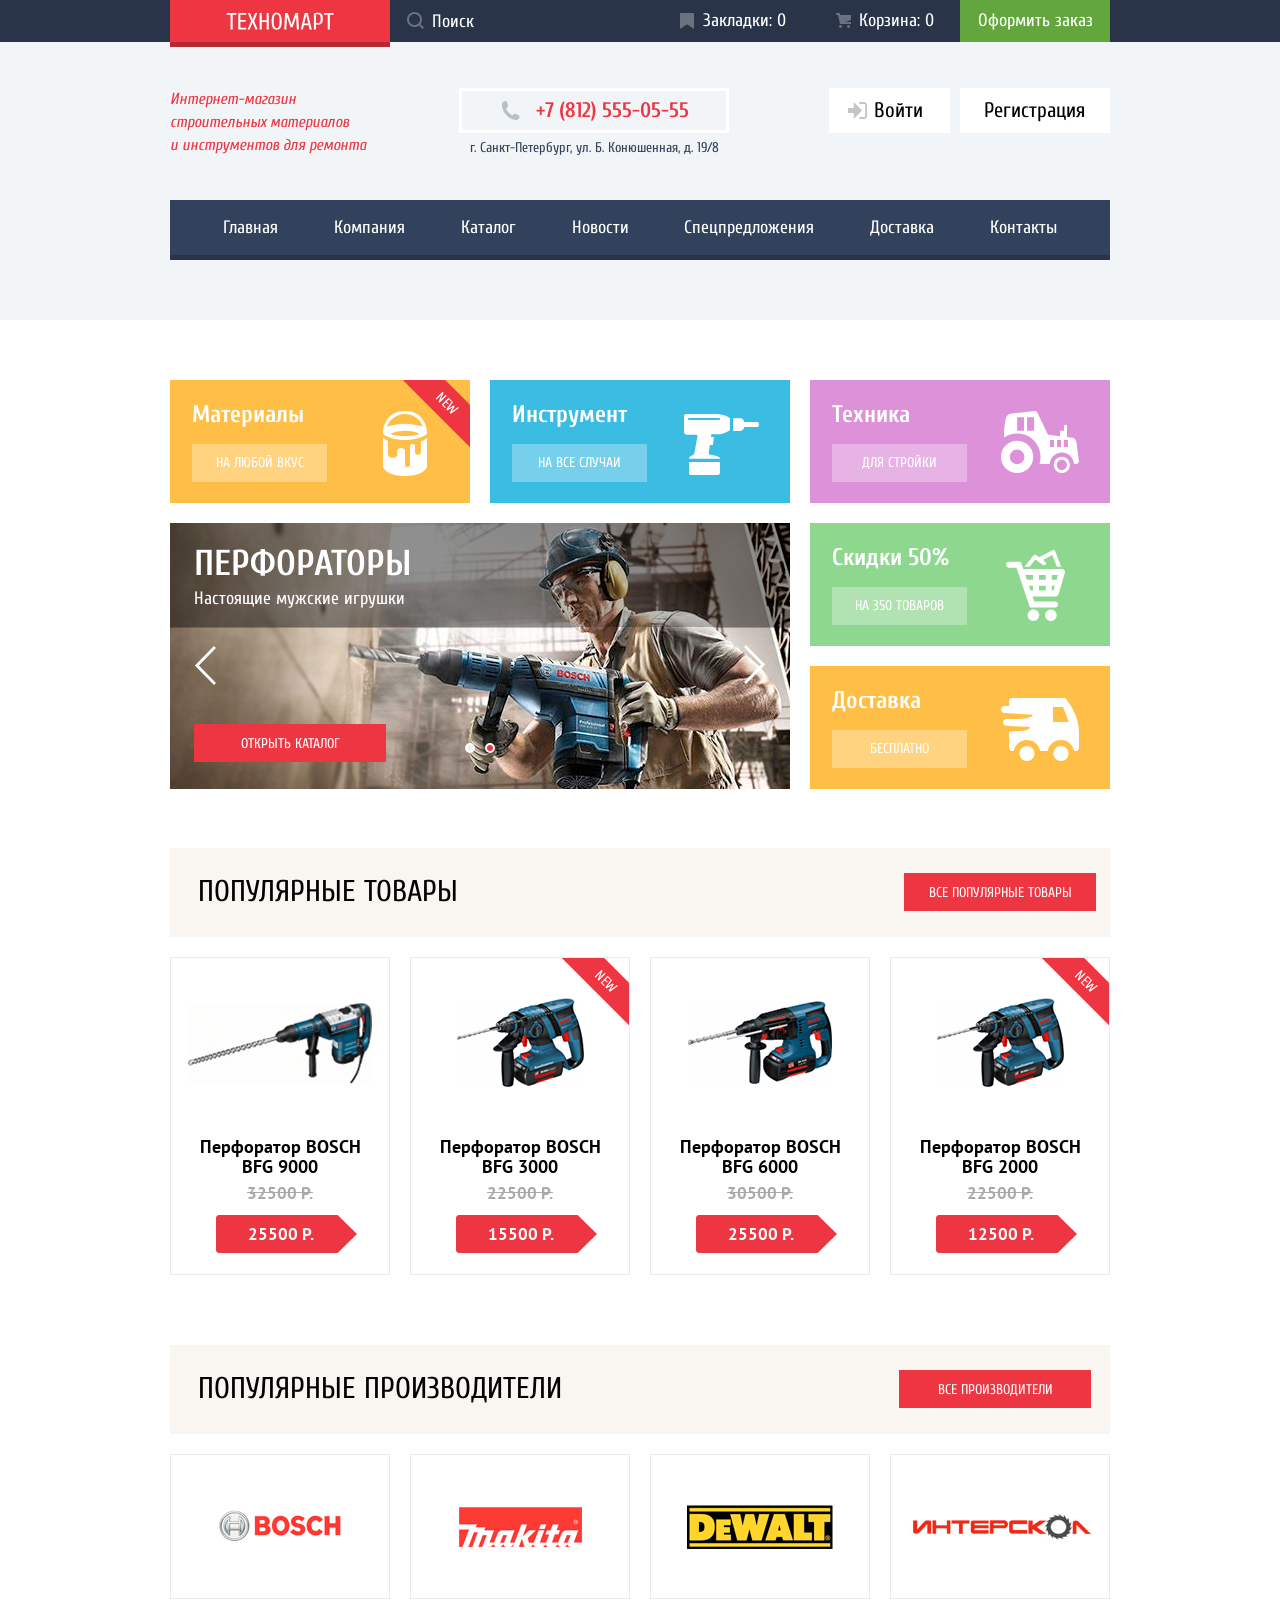
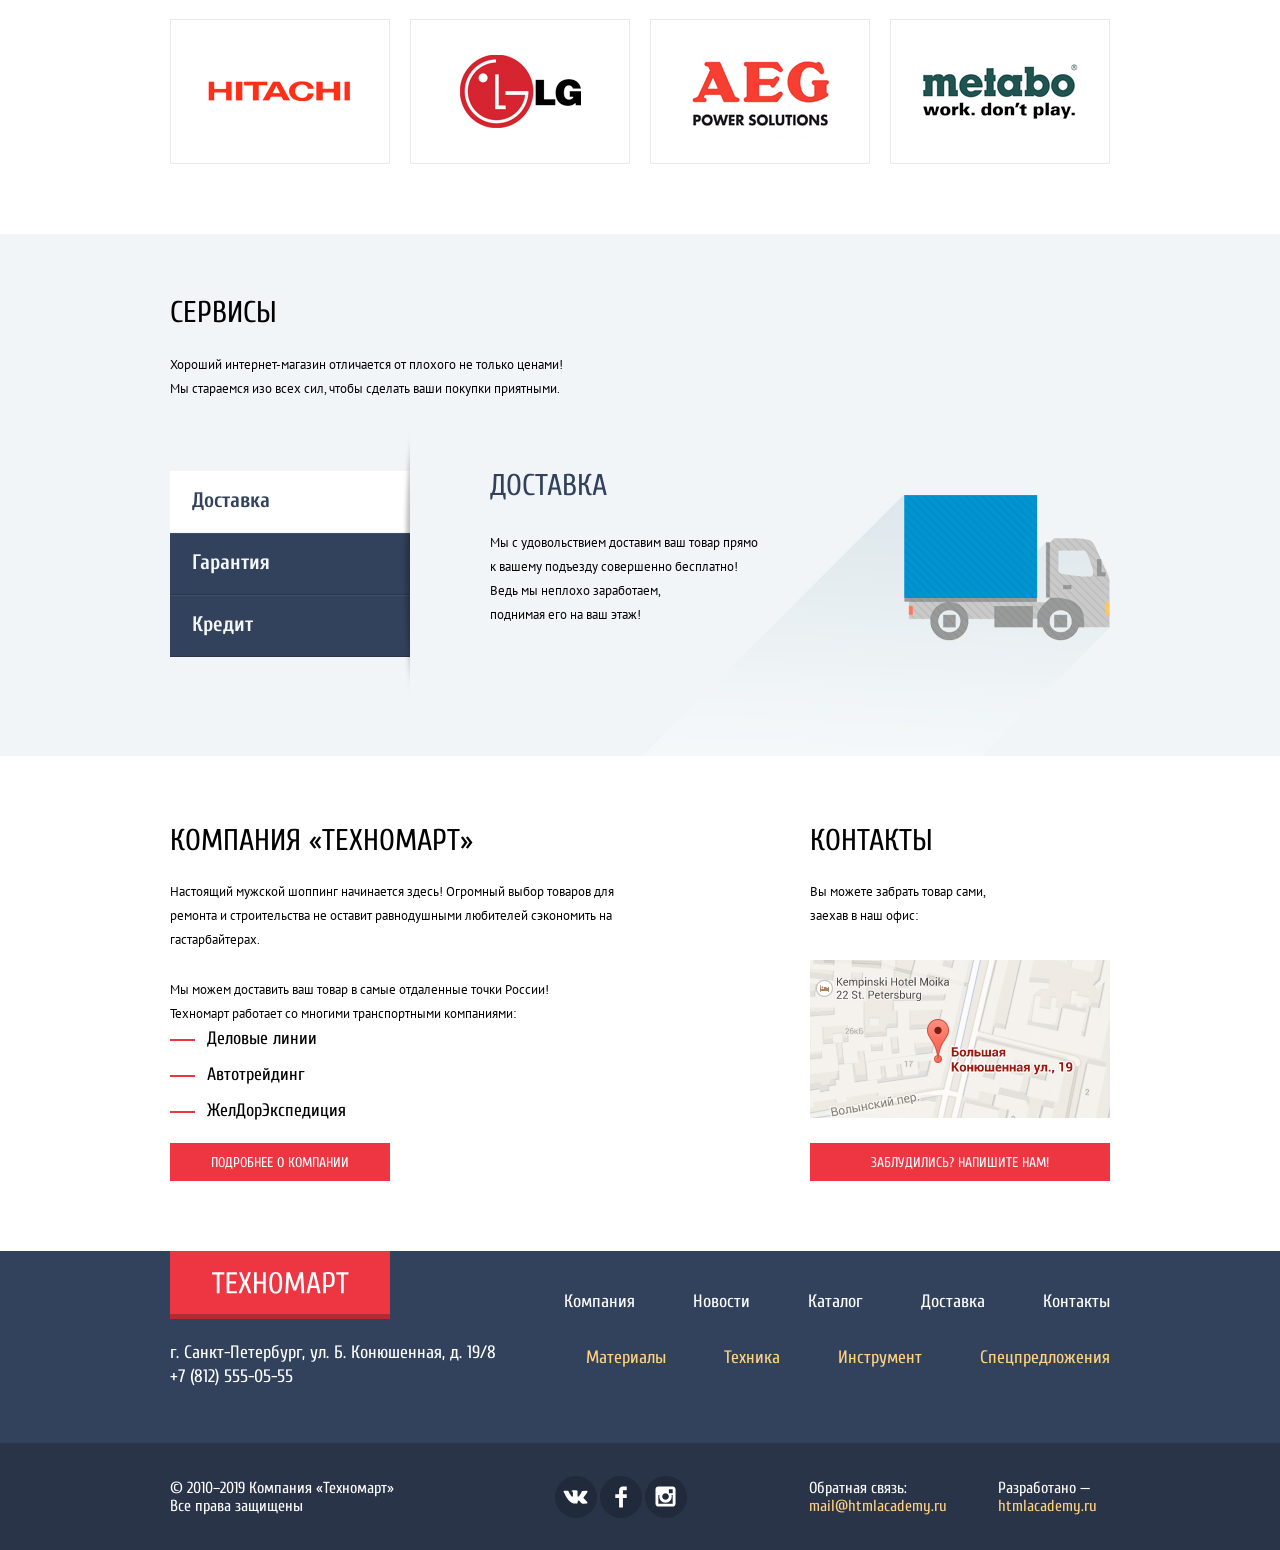
<file: index.html>
<!DOCTYPE html>
<html lang="ru">
<head>
    <meta charset="utf-8">
    <link rel="stylesheet" href="css/normalize.css">
    <link rel="stylesheet" href="css/style.min.css">
    <link rel="icon"  href="favicon.ico">
    <link rel="icon"  href="img/favicon.svg" type="image/svg+xml">
    <link rel="preconnect" href="https://fonts.gstatic.com">
    <link href="https://fonts.googleapis.com/css2?family=Cuprum:ital,wght@0,400;0,700;1,400;1,700&family=PT+Sans:wght@400;700&display=swap" rel="stylesheet">
    <title>HTML Academy: Техномарт</title>
</head>
<body>
    <header class="main-header">
        <nav class="order-nav-wrapper">
            <div class="container">
                <div class="order-nav">
                    <a class="logo header-logo" href="index.html"><img src="img/technomart-logo.svg" width="108" height="18" title="Логотип &quot;Техномарт&quot;"></a>
                    <form method="get" action="https://echo.htmlacademy.ru" class="header-search-form">
                        <input class="header-search" placeholder="Поиск">
                        <svg width="17" height="17" viewBox="0 0 17 17" fill="none" xmlns="http://www.w3.org/2000/svg">
                            <path fill-rule="evenodd" clip-rule="evenodd" d="M13.458 12.044L17 15.586L15.586 17L12.044 13.458C10.782 14.421 9.21 15 7.5 15C3.35786 15 0 11.6421 0 7.5C0 3.35786 3.35786 0 7.5 0C11.6421 0 15 3.35786 15 7.5C15.0001 9.14309 14.4581 10.7403 13.458 12.044ZM7.5 2C4.467 2 2 4.467 2 7.5C2.00331 10.5362 4.4638 12.9967 7.5 13C10.532 13 13 10.532 13 7.5C13 4.467 10.532 2 7.5 2Z" fill="white"/>
                        </svg>
                        
                    </form>
                    
                    <ul class="order-info">
                        <li class="order-info-item"><a class="bookmarks" href="">Закладки: 0</a></li>
                        <li class="order-info-item"><a class="cart" href="">Корзина: 0</a></li>
                        <li class="order-info-item"><a class="make-order" href="">Оформить заказ</a></li>
                    </ul>
                </div>
            </div>
        </nav>
        
        <div class="container">
            <div class="header-inner">
                <p class="description">Интернет-магазин<br>
                    строительных материалов<br>
                    и инструментов для ремонта</p>


                <div class="header-contacts">
                    <a class="header-tel" href="tel:+78125550555">+7 (812) 555-05-55</a>
                    <p>г. Санкт-Петербург, ул. Б. Конюшенная, д. 19/8</p>
                </div>

                <div class="header-login">
                    <a class="login-link sign-in" href="">
                        <svg width="20" height="17" viewBox="0 0 20 17" fill="none" xmlns="http://www.w3.org/2000/svg">
                            <path d="M14.1667 8.5L5.71429 0V6H0V11H5.71429V17L14.1667 8.5Z" fill="#C5C5C5"/>
                            <path d="M16.177 15.01H11.3894V17H16.177C18.2513 17 19.038 15.19 19.0618 13.974V3.028C19.038 1.811 18.2513 0 16.177 0H11.3894V1.99H16.177C16.9761 1.99 17.1218 2.671 17.1389 3.047V13.951C17.1227 14.327 16.9761 15.01 16.177 15.01Z" fill="#C5C5C5"/>
                        </svg>
                        Войти
                    </a>
                    <a class="login-link sign-up" href="">Регистрация</a>
                </div>
            </div>

            <nav class="site-nav-wrapper">
                <ul class="site-nav">
                    <li class="site-nav-item"><a href="">Главная</a></li>
                    <li class="site-nav-item"><a href="">Компания</a></li>
                    <li class="site-nav-item"><a href="catalog.html">Каталог</a></li>
                    <li class="site-nav-item"><a href="">Новости</a></li>
                    <li class="site-nav-item"><a href="">Спецпредложения</a></li>
                    <li class="site-nav-item"><a href="">Доставка</a></li>
                    <li class="site-nav-item"><a href="">Контакты</a></li>
                </ul>
            </nav>
        </div>
        
    </header>

    <main class="main-page">
        <h1 class="visually-hidden">Интернет-магазин "Техномарт"</h1>
        
        <div class="container">
            <section class="pre-catalog">
                <ul class="pre-catalog-list">
                    <li class="pre-catalog-list-item materials new">Материалы <a class="pre-catalog-button" href="">на любой вкус</a></li>
                    <li class="pre-catalog-list-item instruments">Инструмент <a class="pre-catalog-button" href="">на все случаи</a></li>
                    <li class="pre-catalog-list-item vehicle">Техника <a class="pre-catalog-button" href="">для стройки</a></li>
                    <li class="pre-catalog-list-item discounts">Скидки 50% <a class="pre-catalog-button" href="">на 350 товаров</a></li>
                    <li class="pre-catalog-list-item delivery">Доставка <a class="pre-catalog-button" href="">бесплатно</a></li>
                    <li class="slider">
                        <ul class="slider-list">
                            <li class="slide slide-1">
                                <div>
                                    <h3>Дрели</h3>
                                    Соседям на радость!
                                </div>
                            </li>
                            <li class="slide slide-2 slide-current">
                                <div>
                                    <h3>Перфораторы</h3>
                                    Настоящие мужские игрушки
                                </div>
                            </li>
                        </ul>
                        <div class="slider-controls">
                            <button class="choose-button">
                                <span class="visually-hidden">Первый слайд</span>
                            </button>
                            <button class="choose-button active">
                                <span class="visually-hidden">Второй слайд</span>
                            </button>
                        </div>
                        <button  class="switch-button button-prev">
                            <span class="visually-hidden">Назад</span>
                        </button>
                        <button disabled class="switch-button button-next">
                            <span class="visually-hidden">Вперед</span>
                        </button>
                    </li>
                </ul>
                <a class="button" href="catalog.html">Открыть каталог</a>
            </section>

            <section class="popular-products">
                <h2>Популярные товары</h2>
                <ul class="popular-products-list">
                    <li class="popular-products-list-item product-card">
                        <h3>Перфоратор BOSCH<br>BFG 9000</h3>
                        <div class="button-container">
                            <a href="#" class="buy-button">Купить</a>
                            <a href="#" class="bookmark-button">В закладки</a>
                        </div>
                        <div class="img-container">
                            <img src="img/bosch9.jpg" width="184" height="164" alt="">
                        </div>
                        <p class="old-price">32500 Р.</p>
                        <a href="" class="price">25500 Р.</a>
                    </li>
                    <li class="popular-products-list-item product-card new">
                        <h3>Перфоратор BOSCH<br>BFG 3000</h3>
                        <div class="button-container">
                            <a href="#" class="buy-button">Купить</a>
                            <a href="#" class="bookmark-button">В закладки</a>
                        </div>
                        <div class="img-container">
                            <img src="img/bosch3.jpg" width="127" height="112" alt="">
                        </div>
                        <p class="old-price">22500 Р.</p>
                        <a href="" class="price">15500 Р.</a>
                        
                    </li>
                    <li class="popular-products-list-item product-card">
                        <h3>Перфоратор BOSCH<br>BFG 6000</h3>
                        <div class="button-container">
                            <a href="#" class="buy-button">Купить</a>
                            <a href="#" class="bookmark-button">В закладки</a>
                        </div>
                        <div class="img-container">
                            <img src="img/bosch6.jpg" width="144" height="128" alt="">
                        </div>
                        <p class="old-price">30500 Р.</p>
                        <a href="" class="price">25500 Р.</a>
                        
                    </li>
                    <li class="popular-products-list-item product-card new">
                        <h3>Перфоратор BOSCH<br>BFG 2000</h3>
                        <div class="button-container">
                            <a href="#" class="buy-button">Купить</a>
                            <a href="#" class="bookmark-button">В закладки</a>
                        </div>
                        <div class="img-container">
                            <img src="img/bosch2.jpg" width="127" height="112" alt="">
                        </div>
                        <p class="old-price">22500 Р.</p>
                        <a href="" class="price">12500 Р.</a>
                        
                    </li>
                </ul>
                <a class="button" href="">Все популярные товары</a>
            </section>

            <section class="popular-producers">
                <h2>Популярные производители</h2>
                <ul class="popular-producers-list">
                    <li class="popular-producers-list-item">
                        <a href="">
                            <img src="img/bosch-logo.png" width="126" height="37" alt="Bosch">
                        </a>
                    </li>
                    <li class="popular-producers-list-item">
                        <a href="">
                            <img src="img/makita-logo.png" width="123" height="40" alt="Makita">
                        </a>
                    </li>
                    <li class="popular-producers-list-item">
                        <a href="">
                            <img src="img/dewalt-logo.png" width="146" height="44" alt="DeWALT">
                        </a>
                    </li>
                    <li class="popular-producers-list-item">
                        <a href="">
                            <img src="img/inter-logo.png" width="200" height="76" alt="Интерскол">
                        </a>
                    </li>
                    <li class="popular-producers-list-item">
                        <a href="">
                            <img src="img/hitachi-logo.png" width="169" height="31" alt="Hitachi">
                        </a>
                    </li>
                    <li class="popular-producers-list-item">
                        <a href="">
                            <img src="img/lg-logo.png" width="121" height="73" alt="LG">
                        </a>
                    </li>
                    <li class="popular-producers-list-item">
                        <a href="">
                            <img src="img/aeg-logo.png" width="151" height="96" alt="AEG">
                        </a>
                    </li>
                    <li class="popular-producers-list-item">
                        <a href="">
                            <img src="img/metabo-logo.png" width="204" height="69" alt="Metabo">
                        </a>
                    </li>
                </ul>
                <a class="button" href="">Все производители</a>
            </section>
        </div>
        
        <div class="services-wrapper">
            <div class="container">
                <section class="services">
                    <div class="services-description">
                        <h2>Сервисы</h2>
                        <p>Хороший интернет-магазин отличается от плохого не только ценами!<br>
                        Мы стараемся изо всех сил, чтобы сделать ваши покупки приятными.</p>
                    </div>

                    <ul class="services-list">
                        <li class="services-list-item"><button disabled class="active">Доставка</button></li>
                        <li class="services-list-item"><button class="">Гарантия</button></li>
                        <li class="services-list-item"><button class="">Кредит</button></li>
                    </ul>
                    
                    <ul class="services-info">
                        <li class="delivery-description current">
                            <h3>Доставка</h3>
                            <p>Мы с удовольствием доставим ваш товар прямо<br> 
                            к вашему подъезду совершенно бесплатно!<br>
                            Ведь мы неплохо заработаем,<br>
                            поднимая его на ваш этаж!</p>
                        </li>
                        <li class="guarantee-description">
                            <h3>Гарантия</h3>
                            <p>Если купленный у нас товар поломается или заискрит,<br>
                            а также в случае пожара, спровоцированного его<br>
                            возгоранием, вы всегда можете быть уверены в нашей<br>
                            гарантии. Мы обменяем сгоревший товар на новый.<br>
                            Дом уж восстановите как-нибудь сами.</p>
                        </li>
                        <li class="credit-description">
                            <h3>Кредит</h3>
                            <p>Залезть в долговую яму стало проще! <br>Кредитные консультанты придут вам на помощь.</p>
                            <button class="button">Отправить заявку</button>
                        </li>
                    </ul>
                </section>
            </div>
        </div>
        <div class="container">
            <div class="index-columns">
                <section class="company-info">
                    <h2>Компания «Техномарт»</h2>
                    <p>Настоящий мужской шоппинг начинается здесь! Огромный выбор товаров для<br>
                    ремонта и строительства не оставит равнодушными любителей сэкономить на<br>
                    гастарбайтерах.</p>
                    
                    <p>Мы можем доставить ваш товар в самые отдаленные точки России!<br>
                    Техномарт работает со многими транспортными компаниями:</p>
                    <ul class="clients-list">
                        <li class="clients-list-item">Деловые линии</li>
                        <li class="clients-list-item">Автотрейдинг</li>
                        <li class="clients-list-item">ЖелДорЭкспедиция</li>
                    </ul>
                    <a class="button company-info-button" href="">Подробнее о компании</a>
                </section>

                <section class="contacts">
                    <h2>Контакты</h2>
                    <p>Вы можете забрать товар сами, <br>
                    заехав в наш офис:</p>
                    <a class="map-link" href="">
                        <img src="img/map.jpg" width="300" height="158" alt="г. Санкт-Петербург, ул. Б. Конюшенная, д. 19/8">
                    </a>
                    <a class="button feedback-button" href="">Заблудились? Напишите нам!</a>
                </section>
            </div>
        </div>
    </main>
    
    <footer class="main-footer">
        <div class="footer-top-wrapper">
            <div class="container">
                <div class="footer-top">

                    <div class="footer-line">
                        <a class="logo footer-logo" href="index.html"><img src="img/technomart-logo.svg" width="138" height="23" alt="Логотип &quot;Техномарт&quot;" title="Логотип &quot;Техномарт&quot;"></a>

                        <h2 class="visually-hidden">Полезные ссылки</h2>
                        <ul class="useful-links">
                            <li class="useful-links-item"><a href="">Компания</a></li>
                            <li class="useful-links-item"><a href="">Новости</a></li>
                            <li class="useful-links-item"><a href="catalog.html">Каталог</a></li>
                            <li class="useful-links-item"><a href="">Доставка</a></li>
                            <li class="useful-links-item"><a href="">Контакты</a></li>
                        </ul>
                    </div>

                    <div class="footer-line">
                        <section class="footer-contacts">
                                <h2 class="visually-hidden">Как нас найти?</h2>
                                <p>г. Санкт-Петербург, ул. Б. Конюшенная, д. 19/8<br>
                                <a href="tel:+78125550555">+7 (812) 555-05-55</a></p>
                        </section>

                        <h2 class="visually-hidden">Наши товары</h2>
                        <ul class="products-list">
                            <li class="products-list-item"><a href="">Материалы</a></li>
                            <li class="products-list-item"><a href="">Техника</a></li>
                            <li class="products-list-item"><a href="">Инструмент</a></li>
                            <li class="products-list-item"><a href="">Спецпредложения</a></li>
                        </ul>
                    </div>
                </div>
            </div>
        </div>
        
        <div class="footer-bottom-wrapper">
            <div class="container">
                <div class="footer-bottom">
                    <section class="socials">
                        <h2 class="visually-hidden">Соцсети</h2>
                        <ul class="socials-list">
                            <li class="socials-list-item">
                                <a class="social-button" href="">
                                    <span class="visually-hidden">Вконтакте</span>
                                    <svg width="44" height="44" viewBox="0 0 44 44" fill="none" xmlns="http://www.w3.org/2000/svg">
                                        <path d="M24.5403 25.7281C25.4609 25.4384 26.6395 27.6406 27.8943 28.4834C28.836 29.1219 29.5573 28.9841 29.5573 28.9841L32.9017 28.9372C32.9017 28.9372 34.6495 28.8322 33.8232 27.4803C33.7549 27.3678 33.3389 26.4781 31.334 24.6472C29.2376 22.7319 29.5217 23.0422 32.0456 19.7309C33.5835 17.7125 34.1988 16.4797 34.0062 15.9547C33.8213 15.4494 32.6918 15.5806 32.6918 15.5806L28.9237 15.6059C28.5568 15.6069 28.2458 15.7175 28.1042 16.0887C28.1013 16.0925 27.5062 17.6506 26.7127 18.9753C25.0362 21.7775 24.3669 21.9266 24.0896 21.7512C23.4531 21.3453 23.6139 20.1228 23.6139 19.2537C23.6139 16.5378 24.0299 15.4053 22.7992 15.1128C22.388 15.0153 22.0876 14.9516 21.0389 14.9422C19.6985 14.9225 18.5603 14.9422 17.9151 15.2506C17.4866 15.4597 17.1582 15.9181 17.3575 15.9444C17.6079 15.9772 18.1693 16.0944 18.4697 16.4937C18.8559 17.0112 18.8443 18.1709 18.8443 18.1709C18.8443 18.1709 19.0649 21.3687 18.3243 21.7653C17.8159 22.0372 17.1206 21.4822 15.6252 18.9378C14.8615 17.6366 14.2847 16.1984 14.2847 16.1984C14.2847 16.1984 14.173 15.9312 13.9708 15.785C13.73 15.6116 13.393 15.5562 13.393 15.5562L9.81656 15.5787C9.81656 15.5787 9.27923 15.5937 9.08182 15.8244C8.90656 16.0287 9.06738 16.4506 9.06738 16.4506C9.06738 16.4506 11.8686 22.9016 15.0406 26.1509C17.9488 29.1341 21.2537 28.9362 21.2537 28.9362H22.7511C22.7511 28.9362 23.2027 28.8856 23.4338 28.6437C23.6495 28.4187 23.6399 27.9959 23.6399 27.9959C23.6399 27.9959 23.61 26.0187 24.5403 25.7281Z" fill="white"/>
                                    </svg>

                                </a>
                            </li>
                            <li class="socials-list-item">
                                <a class="social-button" href="">
                                    <span class="visually-hidden">Фейсбук</span>
                                    <svg width="44" height="44" viewBox="0 0 44 44" fill="none" xmlns="http://www.w3.org/2000/svg">
                                        <path d="M28 15V11H24C21.7909 11 20 12.7909 20 15V19H16V23H20V33H24V23H28V19H24V15H28Z" fill="white"/>
                                    </svg>
                                </a>
                            </li>
                            <li class="socials-list-item">
                                <a class="social-button" href="">
                                    <span class="visually-hidden">Инстаграм</span>
                                    <svg width="44" height="44" viewBox="0 0 44 44" fill="none" xmlns="http://www.w3.org/2000/svg">
                                        <path fill-rule="evenodd" clip-rule="evenodd" d="M14 11H29C30.65 11 32 12.35 32 14V29C32 30.65 30.65 32 29 32H14C12.35 32 11 30.65 11 29V14C11 12.35 12.35 11 14 11ZM25 21.5C25 19.57 23.43 18 21.5 18C19.57 18 18 19.57 18 21.5C18 23.43 19.57 25 21.5 25C23.43 25 25 23.43 25 21.5ZM14 29V20H15.181C15.0626 20.4913 15.0019 20.9947 15 21.5C15 25.0899 17.9101 28 21.5 28C25.0899 28 28 25.0899 28 21.5C27.9986 20.9946 27.9379 20.4912 27.819 20H29V29H14ZM25 18H29V14H25V18Z" fill="white"/>
                                    </svg>
                                </a>
                            </li>
                        </ul>
                    </section>

                    <p class="feedback">
                        Обратная связь:
                        <br>
                        <a href="mailto:mail@htmlacademy.ru">mail@htmlacademy.ru</a>
                    </p>
                    
                    <p class="developer">
                        Разработано —
                        <br>
                        <a href="https://htmlacademy.ru/intensive/htmlcss">htmlacademy.ru</a>
                    </p>

                    <p class="copyright">© 2010–2019 Компания «Техномарт»<br>
                        Все права защищены</p>
                </div>
            </div>
        </div>
        
    </footer>
    
    <section class="modal modal-map">
        <h2 class="visually-hidden">Как до нас добраться</h2>
        <iframe src="https://www.google.com/maps/embed?pb=!1m18!1m12!1m3!1d999.2921764826407!2d30.321333467088362!3d59.93903894149126!2m3!1f0!2f0!3f0!3m2!1i1024!2i768!4f13.1!3m3!1m2!1s0x4696310fca145cc1%3A0x42b32648d8238007!2z0JHQvtC70YzRiNCw0Y8g0JrQvtC90Y7RiNC10L3QvdCw0Y8g0YPQuy4sIDE5LzgsINCh0LDQvdC60YIt0J_QtdGC0LXRgNCx0YPRgNCzLCDQoNC-0YHRgdC40Y8sIDE5MTE4Ng!5e0!3m2!1sru!2sua!4v1614014615003!5m2!1sru!2sua" width="943" height="449" style="border:0;" allowfullscreen="" loading="lazy"></iframe>
        <button class="modal-close" type="button">
            <span class="visually-hidden">Закрыть</span>
        </button>
    </section>
    
    <section class="modal modal-feedback">
        <h2 class="visually-hidden">Напишите нам</h2>
        <form class="feedback-form" action="https://echo.htmlacademy.ru" method="post">
            
            <div class="container">
                <div class="feedback-info">
                    <div class="feedback-name">
                        <label for="feedback-name-input">Ваше имя:</label>
                        <input name="name" type="text" id="feedback-name-input" placeholder="Имя Фамилия">
                    </div>
                    
                    <div class="feedback-email">
                        <label for="feedback-email-input">Ваш e-mail:</label>
                        <input name="email" type="email" id="feedback-email-input" placeholder="email@example.com">
                    </div>

                    <div class="feedback-letter">
                        <label for="feedback-letter-input">Текст письма:</label>
                        <textarea name="review" id="feedback-letter-input" placeholder="В свободной форме"></textarea>
                    </div>
                </div>
                
            </div>
            
            <div class="modal-wrapper">
                <div class="container">
                    <button class="button" type="submit">Отправить
                    </button>
                </div>
            </div>
            
        </form>
        <button class="modal-close" type="button">
            <span class="visually-hidden">Закрыть</span>
        </button>
    </section>
    
</body>
</html>
</file>
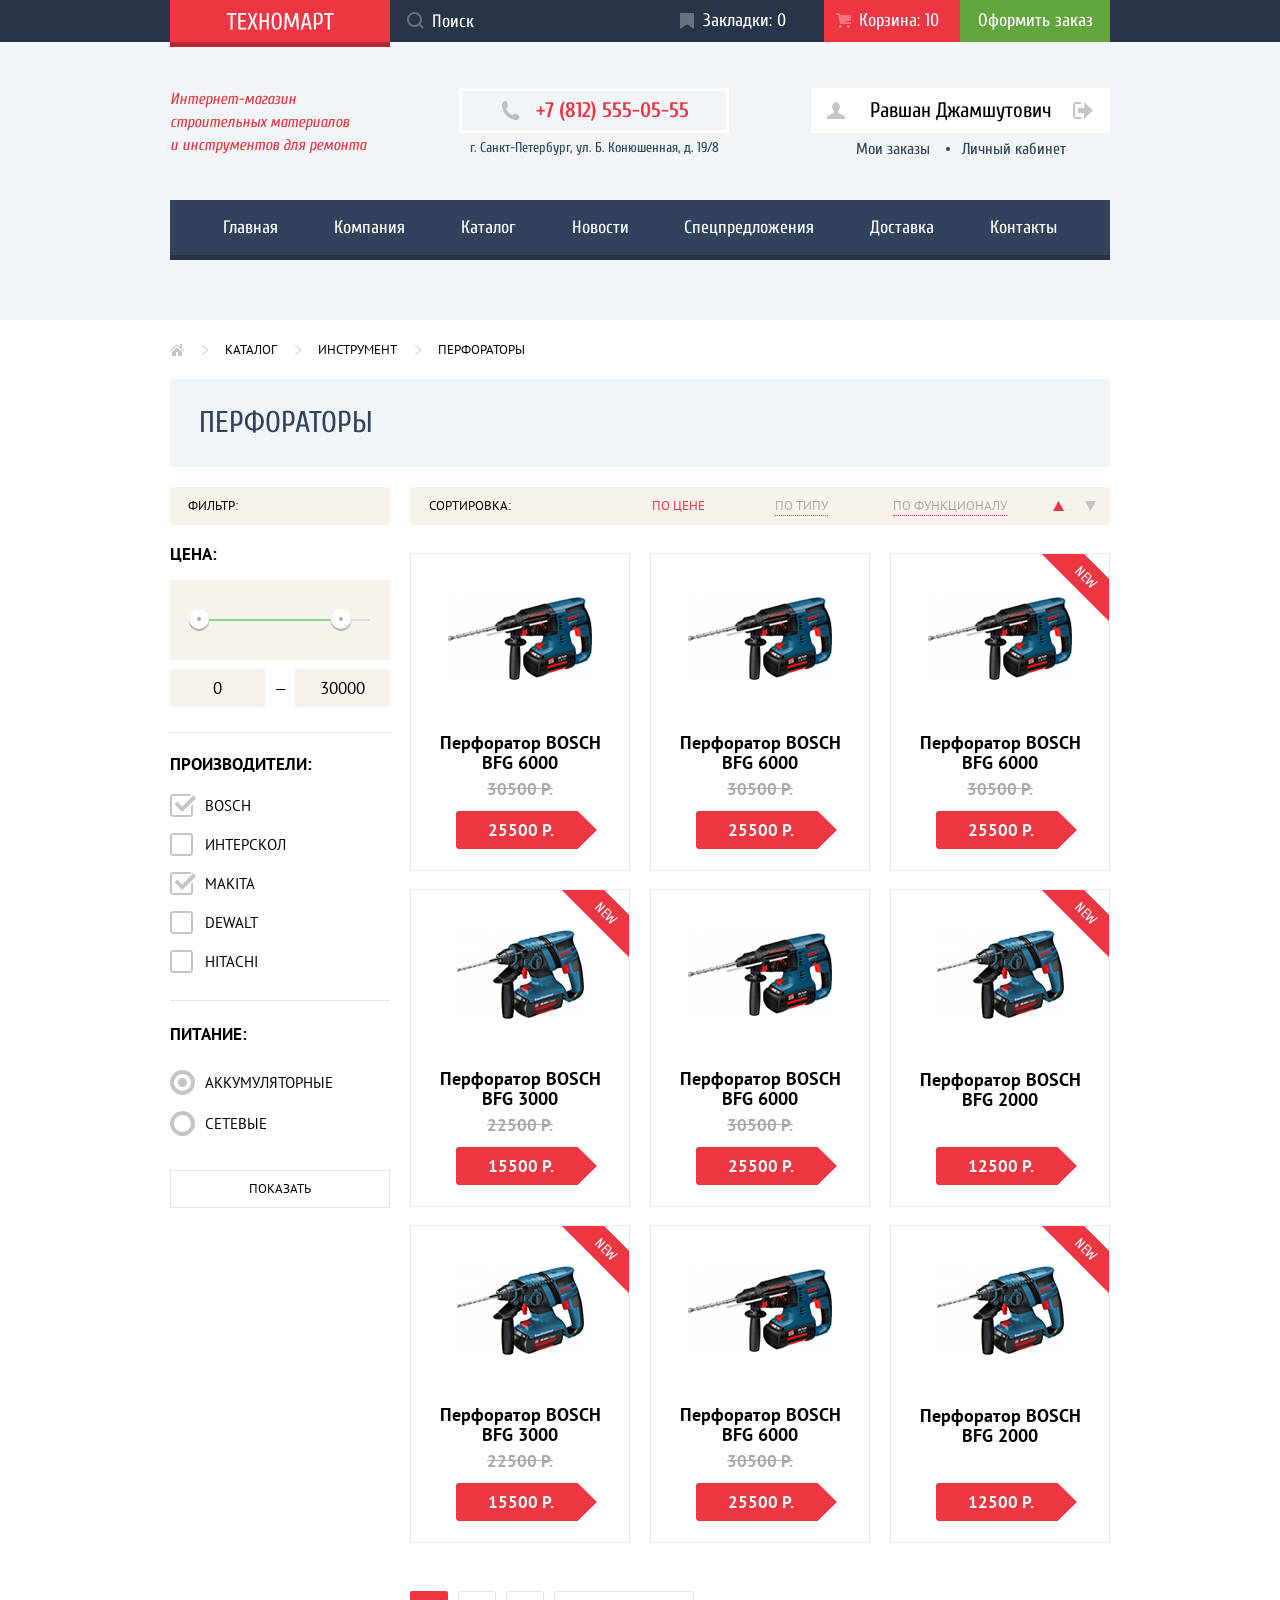
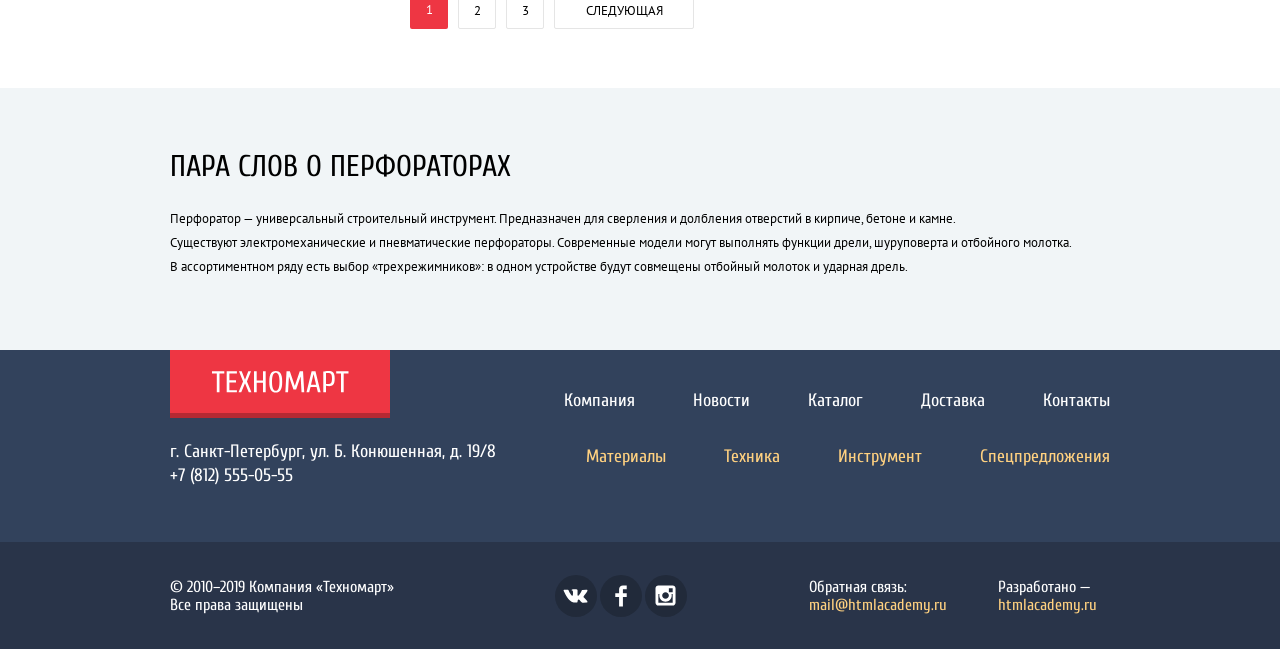
<file: catalog.html>
<!DOCTYPE html>
<html lang="ru">
<head>
    <meta charset="utf-8">
    <link rel="stylesheet" href="css/normalize.css">
    <link rel="stylesheet" href="css/style.min.css">
    <link rel="icon"  href="favicon.ico">
    <link rel="icon"  href="img/favicon.svg" type="image/svg+xml">
    <link rel="preconnect" href="https://fonts.gstatic.com">
    <link href="https://fonts.googleapis.com/css2?family=Cuprum:ital,wght@0,400;0,700;1,400;1,700&family=PT+Sans:wght@400;700&display=swap" rel="stylesheet">
    <title>Каталог</title>
</head>
<body>
    <header class="main-header">
        <nav class="order-nav-wrapper">
            <div class="container">
                <div class="order-nav">
                    <a class="logo header-logo" href="index.html"><img src="img/technomart-logo.svg" width="108" height="18" title="Логотип &quot;Техномарт&quot;"></a>
                    <form method="get" action="https://echo.htmlacademy.ru" class="header-search-form">
                        <input class="header-search" placeholder="Поиск">
                        <svg width="17" height="17" viewBox="0 0 17 17" fill="none" xmlns="http://www.w3.org/2000/svg">
                            <path fill-rule="evenodd" clip-rule="evenodd" d="M13.458 12.044L17 15.586L15.586 17L12.044 13.458C10.782 14.421 9.21 15 7.5 15C3.35786 15 0 11.6421 0 7.5C0 3.35786 3.35786 0 7.5 0C11.6421 0 15 3.35786 15 7.5C15.0001 9.14309 14.4581 10.7403 13.458 12.044ZM7.5 2C4.467 2 2 4.467 2 7.5C2.00331 10.5362 4.4638 12.9967 7.5 13C10.532 13 13 10.532 13 7.5C13 4.467 10.532 2 7.5 2Z" fill="white"/>
                        </svg>
                        
                    </form>
                    
                    <ul class="order-info">
                        <li class="order-info-item"><a class="bookmarks" href="">Закладки: 0</a></li>
                        <li class="order-info-item"><a class="cart full-cart" href="">Корзина: 10</a></li>
                        <li class="order-info-item"><a class="make-order" href="">Оформить заказ</a></li>
                    </ul>
                </div>
            </div>
        </nav>
        
        <div class="container">
            <div class="header-inner">
                <p class="description">Интернет-магазин<br>
                    строительных материалов<br>
                    и инструментов для ремонта</p>


                <div class="header-contacts">
                    <a class="header-tel" href="tel:+78125550555">+7 (812) 555-05-55</a>
                    <p>г. Санкт-Петербург, ул. Б. Конюшенная, д. 19/8</p>
                </div>

                <div class="header-login profile">
                    <div class="login-profile">
                        <a href="" class="profile-link user-link">
                            <svg class="icon-user" width="20" height="18" viewBox="0 0 20 18" fill="none" xmlns="http://www.w3.org/2000/svg">
                                <path d="M17.881 14.166C15.737 13.431 13.625 12.5 12.674 11.776C12.017 11.275 11.904 10.158 12.157 9.361C13.275 8.458 14.021 6.884 14.021 5.083C14.021 2.276 12.221 0 10 0C7.77902 0 5.97901 2.276 5.97901 5.083C5.97901 6.884 6.72501 8.457 7.84201 9.36C8.09501 10.158 7.98302 11.275 7.32502 11.776C6.37502 12.5 4.26201 13.43 2.11801 14.166C-0.0259852 14.902 1.48343e-05 18 1.48343e-05 18H20C20 18 20.025 14.901 17.881 14.166Z" fill="#C5C5C5"/>
                            </svg>
                            <span>Равшан Джамшутович</span>
                        </a>

                        
                        
                        <a href="" class="profile-link logout-link">
                            <svg class="icon-logout" width="20" height="17" viewBox="0 0 20 17" fill="none" xmlns="http://www.w3.org/2000/svg">
                                <path d="M20 8.5L11.125 0V6H5.125V11H11.125V17L20 8.5Z" fill="#C5C5C5"/>
                                <path d="M2.10604 13.952V3.048C2.12404 2.672 2.27704 1.991 3.11604 1.991H8.14304V0H3.11604C0.938036 0 0.112036 1.81 0.0870361 3.027V13.973C0.112036 15.189 0.938036 17 3.11604 17H8.14304V15.01H3.11604C2.27704 15.01 2.12404 14.327 2.10604 13.952Z" fill="#C5C5C5"/>
                            </svg>
                        </a>
                    </div>
                    <div class="profile-links">
                        <a href="">Мои заказы</a>
                        <a href="">Личный кабинет</a>
                    </div>
                </div>
            </div>

            <nav class="site-nav-wrapper">
                <ul class="site-nav">
                    <li class="site-nav-item"><a href="index.html">Главная</a></li>
                    <li class="site-nav-item"><a href="">Компания</a></li>
                    <li class="site-nav-item"><a href="catalog.html">Каталог</a></li>
                    <li class="site-nav-item"><a href="">Новости</a></li>
                    <li class="site-nav-item"><a href="">Спецпредложения</a></li>
                    <li class="site-nav-item"><a href="">Доставка</a></li>
                    <li class="site-nav-item"><a href="">Контакты</a></li>
                </ul>
            </nav>
        </div>
        
    </header>
    
    <main class="catalog-page">
        
        <div class="catalog-grid container">
        <h1>Перфораторы</h1>
        
        <ul class="breadcrumbs">
            <li>
                <a class="home" href="index.html">
                    <span class="visually-hidden">Главная</span>
                </a>
            </li>
            <li><a href="">Каталог</a></li>
            <li><a href="">Инструмент</a></li>
            <li><a>Перфораторы</a></li>
        </ul>
        
        <section class="filter">
            <h2>Фильтр:</h2>
            <form action="https://echo.htmlacademy.ru">
                
                <fieldset class="price-filter">
                    <legend>Цена:</legend>
                    <div class="range-controls">
                        <div class="scale">
                            <div class="bar" style="
                                width: 79%;
                                margin-left: 0%;
                            "></div>
                            <div class="toggle" tabindex="0" style="left: 5%"></div>
                            <div class="toggle" tabindex="0" style="left: 84%"></div>
                        </div>
                        
                    </div>
                    <div class="price-controls">
                        <input type="text" name="min-price" value="0">
                        <span>—</span>
                        <input type="text" name="max-price" value="30000">
                    </div>
                </fieldset>
                
                <fieldset class="producers-filter">
                    <legend>Производители:</legend>
                    <ul>
                        <li>
                            <input class="visually-hidden filter-checkbox" name="bosch" type="checkbox" checked id="filter-chekbox-bosch">
                            <label for="filter-chekbox-bosch">Bosch</label>
                        </li>
                        <li>
                            <input class="visually-hidden filter-checkbox" type="checkbox" name="inter" id="filter-chekbox-inter">
                            <label for="filter-chekbox-inter">Интерскол</label>
                        </li>
                        <li>
                            <input class="visually-hidden filter-checkbox" type="checkbox" name="makita" checked id="filter-chekbox-makita">
                            <label for="filter-chekbox-makita">Makita</label>
                        </li>
                        <li>
                            <input class="visually-hidden filter-checkbox" type="checkbox" name="dewalt" id="filter-chekbox-dewalt">
                            <label for="filter-chekbox-dewalt">Dewalt</label>
                        </li>
                        <li>
                            <input class="visually-hidden filter-checkbox" type="checkbox" name="hitachi" id="filter-chekbox-hitachi">
                            <label for="filter-chekbox-hitachi">Hitachi</label>
                        </li>
                    </ul>
                </fieldset>
                
                <fieldset class="supply-filter">
                    <legend>Питание:</legend>
                    <ul>
                        <li>
                            <input class="filter-radio visually-hidden" type="radio" name="supply" value="acc" id="filter-radio-acc" checked>
                            <label for="filter-radio-acc">Аккумуляторные</label>
                        </li>
                        <li>
                            <input class="filter-radio visually-hidden" type="radio" name="supply" value="net" id="filter-radio-net">
                            <label for="filter-radio-net">Сетевые</label>
                        </li>
                    </ul>
                </fieldset>
                <button class="filter-button" type="submit">Показать</button>
            </form>
        </section>
        
        <section>
            <h2 class="visually-hidden">Список перфораторов</h2>
            
            <div class="sort">
                <h3>Сортировка:</h3>
                <ul class="sort-button-list">
                    <li><button class="sort-button sort-type-button active" disabled name="price">По цене </button></li>
                    <li><button class="sort-button sort-type-button" name="type">По типу</button></li>
                    <li><button class="sort-button sort-type-button" name="func">По функционалу</button></li>
                    <li>
                        <button class="sort-button sort-dir-button active" name="up">
                            <svg width="11" height="10" viewBox="0 0 11 10" fill="none" xmlns="http://www.w3.org/2000/svg">
                            <path d="M5.5 0L11 10L0 10" fill="#C5C5C5"/>
                            </svg>
                            <span class="visually-hidden">По возрастанию</span>
                            
                        </button>
                    </li>
                    <li>
                        <button class="sort-button sort-dir-button" name="down">
                            <svg width="11" height="10" viewBox="0 0 11 10" fill="none" xmlns="http://www.w3.org/2000/svg">
                            <path d="M5.5 0L11 10L0 10" fill="#C5C5C5"/>
                            </svg>
                            <span class="visually-hidden">По убыванию</span>
                            
                        </button>
                    </li>
                </ul>
            </div>
            
            <ul class="product-list">
                <li class="product-card">
                    <h3>Перфоратор BOSCH<br>BFG 6000</h3>
                    
                    <div class="button-container">
                        <a href="#" class="buy-button">Купить</a>
                        <a href="#" class="bookmark-button">В закладки</a>
                    </div>
                    <div class="img-container">
                        <img src="img/bosch6.jpg" width="144" height="128" alt="">
                    </div>
                    <p class="old-price">30500 Р.</p>
                    <a href="" class="price">25500 Р.</a>
                </li>
                <li class="product-card">
                    <h3>Перфоратор BOSCH<br>BFG 6000</h3>
                    <div class="button-container">
                        <a href="#" class="buy-button">Купить</a>
                        <a href="#" class="bookmark-button">В закладки</a>
                    </div>
                    <div class="img-container">
                        <img src="img/bosch6.jpg" width="144" height="128" alt="">
                    </div>
                    <p class="old-price">30500 Р.</p>
                    <a href="" class="price">25500 Р.</a>
                </li>
                <li class="product-card new">
                    <h3>Перфоратор BOSCH<br>BFG 6000</h3>
                    <div class="button-container">
                        <a href="#" class="buy-button">Купить</a>
                        <a href="#" class="bookmark-button">В закладки</a>
                    </div>
                    <div class="img-container">
                        <img src="img/bosch6.jpg" width="144" height="128" alt="">
                    </div>
                    <p class="old-price">30500 Р.</p>
                    <a href="" class="price">25500 Р.</a>
                </li>
                <li class="product-card new">
                    <h3>Перфоратор BOSCH<br>BFG 3000</h3>
                    <div class="button-container">
                        <a href="#" class="buy-button">Купить</a>
                        <a href="#" class="bookmark-button">В закладки</a>
                    </div>
                    <div class="img-container">
                        <img src="img/bosch3.jpg" width="127" height="112" alt="">
                    </div>
                    <p class="old-price">22500 Р.</p>
                    <a href="" class="price">15500 Р.</a>
                </li>
                <li class="product-card">
                    <h3>Перфоратор BOSCH<br>BFG 6000</h3>
                    <div class="button-container">
                        <a href="#" class="buy-button">Купить</a>
                        <a href="#" class="bookmark-button">В закладки</a>
                    </div>
                    <div class="img-container">
                        <img src="img/bosch6.jpg" width="144" height="128" alt="">
                    </div>
                    <p class="old-price">30500 Р.</p>
                    <a href="" class="price">25500 Р.</a>
                </li>
                <li class="product-card new">
                    <h3>Перфоратор BOSCH<br>BFG 2000</h3>
                    <div class="button-container">
                        <a href="#" class="buy-button">Купить</a>
                        <a href="#" class="bookmark-button">В закладки</a>
                    </div>
                    <div class="img-container">
                        <img src="img/bosch2.jpg" width="127" height="112" alt="">
                    </div>
                    <a href="" class="price">12500 Р.</a>
                </li>
                <li class="product-card new">
                    <h3>Перфоратор BOSCH<br>BFG 3000</h3>
                    <div class="button-container">
                        <a href="#" class="buy-button">Купить</a>
                        <a href="#" class="bookmark-button">В закладки</a>
                    </div>
                    <div class="img-container">
                        <img src="img/bosch3.jpg" width="127" height="112" alt="">
                    </div>
                    <p class="old-price">22500 Р.</p>
                    <a href="" class="price">15500 Р.</a>
                </li>
                <li class="product-card">
                    <h3>Перфоратор BOSCH<br>BFG 6000</h3>
                    <div class="button-container">
                        <a href="#" class="buy-button">Купить</a>
                        <a href="#" class="bookmark-button">В закладки</a>
                    </div>
                    <div class="img-container">
                        <img src="img/bosch6.jpg" width="144" height="128" alt="">
                    </div>
                    <p class="old-price">30500 Р.</p>
                    <a href="" class="price">25500 Р.</a>
                </li>
                <li class="product-card new">
                    <h3>Перфоратор BOSCH<br>BFG 2000</h3>
                    <div class="button-container">
                        <a href="#" class="buy-button">Купить</a>
                        <a href="#" class="bookmark-button">В закладки</a>
                    </div>
                    <div class="img-container">
                        <img src="img/bosch2.jpg" width="127" height="112" alt="">
                    </div>
                    <a href="" class="price">12500 Р.</a>
                </li>
            </ul>
            
            <ul class="pagination">
                <li class="pagination-item"><a class="current">1</a></li>
                <li class="pagination-item"><a href="">2</a></li>
                <li class="pagination-item"><a href="">3</a></li>
                <li class="pagination-item"><a class="next" href="">Следующая</a></li>
            </ul>
            
        </section>
        </div>
        
        <div class="perforator-description-wrapper">
            <div class="container">
                <section class="perforator-description">
                    <h2>Пара слов о перфораторах</h2>
                    <p>Перфоратор — универсальный строительный инструмент. Предназначен для сверления и долбления отверстий в кирпиче, бетоне и камне.<br>
                    Существуют электромеханические и пневматические перфораторы. Современные модели могут выполнять функции дрели, шуруповерта и отбойного молотка.<br>
                    В ассортиментном ряду есть выбор «трехрежимников»: в одном устройстве будут совмещены отбойный молоток и ударная дрель.</p>
                </section>
            </div>
        </div>
        
        
    </main>
    
    <footer class="main-footer">
        <div class="footer-top-wrapper">
            <div class="container">
                <div class="footer-top">

                    <div class="footer-line">
                        <a class="logo footer-logo" href="index.html"><img src="img/technomart-logo.svg" width="138" height="23" alt="Логотип &quot;Техномарт&quot;" title="Логотип &quot;Техномарт&quot;"></a>

                        <h2 class="visually-hidden">Полезные ссылки</h2>
                        <ul class="useful-links">
                            <li class="useful-links-item"><a href="">Компания</a></li>
                            <li class="useful-links-item"><a href="">Новости</a></li>
                            <li class="useful-links-item"><a href="catalog.html">Каталог</a></li>
                            <li class="useful-links-item"><a href="">Доставка</a></li>
                            <li class="useful-links-item"><a href="">Контакты</a></li>
                        </ul>
                    </div>

                    <div class="footer-line">
                        <section class="footer-contacts">
                                <h2 class="visually-hidden">Как нас найти?</h2>
                                <p>г. Санкт-Петербург, ул. Б. Конюшенная, д. 19/8<br>
                                <a href="tel:+78125550555">+7 (812) 555-05-55</a></p>
                        </section>

                        <h2 class="visually-hidden">Наши товары</h2>
                        <ul class="products-list">
                            <li class="products-list-item"><a href="">Материалы</a></li>
                            <li class="products-list-item"><a href="">Техника</a></li>
                            <li class="products-list-item"><a href="">Инструмент</a></li>
                            <li class="products-list-item"><a href="">Спецпредложения</a></li>
                        </ul>
                    </div>
                </div>
            </div>
        </div>
        
        <div class="footer-bottom-wrapper">
            <div class="container">
                <div class="footer-bottom">
                    <section class="socials">
                        <h2 class="visually-hidden">Соцсети</h2>
                        <ul class="socials-list">
                            <li class="socials-list-item">
                                <a class="social-button" href="">
                                    <span class="visually-hidden">Вконтакте</span>
                                    <svg width="44" height="44" viewBox="0 0 44 44" fill="none" xmlns="http://www.w3.org/2000/svg">
                                        <path d="M24.5403 25.7281C25.4609 25.4384 26.6395 27.6406 27.8943 28.4834C28.836 29.1219 29.5573 28.9841 29.5573 28.9841L32.9017 28.9372C32.9017 28.9372 34.6495 28.8322 33.8232 27.4803C33.7549 27.3678 33.3389 26.4781 31.334 24.6472C29.2376 22.7319 29.5217 23.0422 32.0456 19.7309C33.5835 17.7125 34.1988 16.4797 34.0062 15.9547C33.8213 15.4494 32.6918 15.5806 32.6918 15.5806L28.9237 15.6059C28.5568 15.6069 28.2458 15.7175 28.1042 16.0887C28.1013 16.0925 27.5062 17.6506 26.7127 18.9753C25.0362 21.7775 24.3669 21.9266 24.0896 21.7512C23.4531 21.3453 23.6139 20.1228 23.6139 19.2537C23.6139 16.5378 24.0299 15.4053 22.7992 15.1128C22.388 15.0153 22.0876 14.9516 21.0389 14.9422C19.6985 14.9225 18.5603 14.9422 17.9151 15.2506C17.4866 15.4597 17.1582 15.9181 17.3575 15.9444C17.6079 15.9772 18.1693 16.0944 18.4697 16.4937C18.8559 17.0112 18.8443 18.1709 18.8443 18.1709C18.8443 18.1709 19.0649 21.3687 18.3243 21.7653C17.8159 22.0372 17.1206 21.4822 15.6252 18.9378C14.8615 17.6366 14.2847 16.1984 14.2847 16.1984C14.2847 16.1984 14.173 15.9312 13.9708 15.785C13.73 15.6116 13.393 15.5562 13.393 15.5562L9.81656 15.5787C9.81656 15.5787 9.27923 15.5937 9.08182 15.8244C8.90656 16.0287 9.06738 16.4506 9.06738 16.4506C9.06738 16.4506 11.8686 22.9016 15.0406 26.1509C17.9488 29.1341 21.2537 28.9362 21.2537 28.9362H22.7511C22.7511 28.9362 23.2027 28.8856 23.4338 28.6437C23.6495 28.4187 23.6399 27.9959 23.6399 27.9959C23.6399 27.9959 23.61 26.0187 24.5403 25.7281Z" fill="white"/>
                                    </svg>

                                </a>
                            </li>
                            <li class="socials-list-item">
                                <a class="social-button" href="">
                                    <span class="visually-hidden">Фейсбук</span>
                                    <svg width="44" height="44" viewBox="0 0 44 44" fill="none" xmlns="http://www.w3.org/2000/svg">
                                        <path d="M28 15V11H24C21.7909 11 20 12.7909 20 15V19H16V23H20V33H24V23H28V19H24V15H28Z" fill="white"/>
                                    </svg>
                                </a>
                            </li>
                            <li class="socials-list-item">
                                <a class="social-button" href="">
                                    <span class="visually-hidden">Инстаграм</span>
                                    <svg width="44" height="44" viewBox="0 0 44 44" fill="none" xmlns="http://www.w3.org/2000/svg">
                                        <path fill-rule="evenodd" clip-rule="evenodd" d="M14 11H29C30.65 11 32 12.35 32 14V29C32 30.65 30.65 32 29 32H14C12.35 32 11 30.65 11 29V14C11 12.35 12.35 11 14 11ZM25 21.5C25 19.57 23.43 18 21.5 18C19.57 18 18 19.57 18 21.5C18 23.43 19.57 25 21.5 25C23.43 25 25 23.43 25 21.5ZM14 29V20H15.181C15.0626 20.4913 15.0019 20.9947 15 21.5C15 25.0899 17.9101 28 21.5 28C25.0899 28 28 25.0899 28 21.5C27.9986 20.9946 27.9379 20.4912 27.819 20H29V29H14ZM25 18H29V14H25V18Z" fill="white"/>
                                    </svg>
                                </a>
                            </li>
                        </ul>
                    </section>

                    <p class="feedback">
                        Обратная связь:
                        <br>
                        <a href="mailto:mail@htmlacademy.ru">mail@htmlacademy.ru</a>
                    </p>
                    
                    <p class="developer">
                        Разработано —
                        <br>
                        <a href="https://htmlacademy.ru/intensive/htmlcss">htmlacademy.ru</a>
                    </p>

                    <p class="copyright">© 2010–2019 Компания «Техномарт»<br>
                    Все права защищены</p>
                </div>
            </div>
        </div>
        
    </footer>
    
    <section class="modal modal-cart">
        
        <h2>Товар добавлен в корзину!</h2>
        <div class="modal-wrapper">
            <div class="container">
                <button class="button">Оформить заказ</button>
                <button class="button button-white">Продолжить покупки</button>
            </div>
        </div>
        <button class="modal-close">
            <span class="visually-hidden">Закрыть</span>
        </button>
    </section>
    
</body>
</html>
</file>
<file: css/style.min.css>
:root{--basic-extragrey:#293449;--basic-black:#000000;--basic-white:#FFFFFF;--basic-light:#F3F7F9;--basic-green:#63A63E;--basic-red:#EE3643;--basic-grey:#F1F5F7;--basic-greylight:#C5C5C5;--basic-darkgrey:#32425C;--special-yellow:#FFBF47;--special-blue:#3BBCE3;--special-purple:#DC91D8;--special-greenlight:#8ED78F;--special-gold:#FFD180;--special-greylight:#F9F5F0}.visually-hidden{position:absolute;left:-3000px;overflow:hidden;width:0;height:0}.new{position:relative;overflow:hidden}.new::after,a{color:var(--basic-white)}.new::after{content:"new";font-family:Cuprum,"Arial",sans-serif;font-weight:400;font-size:14px;line-height:18px;text-transform:uppercase;text-align:center;box-sizing:border-box;padding-top:7px;position:absolute;width:100px;height:30px;top:8px;right:-27px;background-color:var(--basic-red);transform:rotate(45deg);overflow:hidden}html{height:100%}body,ul{margin:0;padding:0}body{min-width:960px;font-family:"PT Sans","Arial",sans-serif;font-size:13px;line-height:24px;font-weight:400;color:var(--basic-black);background-color:var(--basic-white);min-height:100%;display:grid;grid-template-rows:min-content 1fr min-content;align-content:start}a{text-decoration:none}ul{list-style:none}img{max-width:100%;height:auto}.button,.main-page h2{font-family:"Cuprum",Arial,sans-serif;text-transform:uppercase}.main-page h2{font-size:30px;font-weight:400;line-height:30px;margin:0 0 24px}.button{font-size:14px;line-height:18px;background-color:var(--basic-red);display:block;width:192px;height:38px;box-sizing:border-box;padding-top:11px;padding-bottom:9px;text-align:center;color:var(--basic-white);border:0;cursor:pointer}.button:focus,.button:hover{background:#ca2c37}.button:active{background:#ba2732}.container{width:940px;margin:0 auto}.logo,a.price{display:block;box-sizing:border-box}.logo{background-color:var(--basic-red);text-align:center;box-shadow:0 -5px 0 0 rgba(0,0,0,.24) inset}.logo:active{background-color:#ba2732}.product-card{font-size:17px;line-height:18px;font-weight:700;height:318px;width:220px;box-sizing:border-box;border:1px solid #eaeaea;display:flex;flex-direction:column;align-items:center}.product-card p{margin:0}.product-card h3{margin-bottom:7px;font-size:18px;line-height:20px;text-transform:none;text-align:center;margin-top:10px}.product-card img{object-fit:contain;max-height:170px}p.old-price{color:#a9a9a9;text-decoration:line-through;margin-top:auto;margin-bottom:13px}.product-card .img-container{height:170px;text-align:center;display:flex;align-items:center;order:-1}a.price{width:141px;height:38px;padding:10px 32px;background-image:url(../img/price-button.svg);background-position:0 0;background-repeat:no-repeat;margin-top:auto;margin-bottom:21px;color:var(--basic-white);transform:translateX(6px)}.product-card:focus .img-container,.product-card:hover .img-container{position:absolute;left:-3000px}.button-container{font-family:Cuprum,"Arial",sans-serif;font-weight:400;font-size:14px;line-height:18px;text-transform:uppercase;box-sizing:border-box;padding-top:38px}.product-card .buy-button{display:block;width:135px;height:38px;background-color:var(--basic-green);box-shadow:0 -3px 0 0 #367315 inset;border-radius:2px;box-sizing:border-box;padding-top:10px;padding-left:54px;color:var(--basic-white);position:relative;margin-bottom:10px}.buy-button::before{content:"";height:15px;width:15px;position:absolute;top:10px;left:30px;background:0 0 no-repeat url(../img/icon-cart.svg);opacity:.3}.buy-button:focus,.buy-button:hover{background:#5fbb2d}.buy-button:active{background:#518534}.bookmark-button{display:block;width:135px;height:38px;box-sizing:border-box;border:3px solid var(--basic-green);border-radius:2px;text-align:center;padding-top:8px;color:var(--basic-darkgrey)}.bookmark-button:focus,.bookmark-button:hover{border-color:var(--basic-darkgrey)}.bookmark-button:active{border-color:var(--basic-darkgrey);opacity:.5}.button-container{height:170px;position:absolute;left:-3000px;order:-1}.product-card:focus .button-container,.product-card:hover .button-container{position:relative;left:0}.product-card:focus,.product-card:hover{box-shadow:0 4px 20px 0 rgba(0,0,0,.15)}.main-header{padding-bottom:60px;background-color:var(--basic-grey);color:var(--basic-black);font-family:"Cuprum",Arial,sans-serif;font-size:18px;line-height:24px;font-weight:400}.header-logo{width:220px;height:47px;padding:12px 0 17px}.header-search-form{display:block;box-sizing:border-box;position:relative;width:271px;border:0;align-self:stretch}.header-search{width:100%;height:100%;background:0 0;border:0;box-sizing:border-box;padding:9px 0 9px 42px;font:inherit;color:var(--basic-white)}.header-search::placeholder{color:var(--basic-white);font:inherit}.header-search-form svg{width:17px;height:17px;position:absolute;left:17px;top:12px;opacity:.3}.header-search-form:hover svg,.header-search:focus+svg{opacity:1}.header-search:focus{background:var(--basic-white);color:var(--basic-black);outline:0}.header-search:focus+svg path{fill:var(--basic-red)}.order-nav-wrapper{background-color:var(--basic-extragrey)}.order-nav{display:flex;height:42px;grid-template-columns:min-content 1fr max-content}.order-nav a:not(.make-order):focus::before,.order-nav a:not(.make-order):hover::before{opacity:1}.bookmarks:active,.cart:active{background-color:#161d29}.order-nav a:not(.make-order):active::before{opacity:.3}.order-info{margin-left:auto;display:flex;align-items:stretch}.order-info-item a{position:relative;display:block;height:42px;width:150px;box-sizing:border-box;padding:9px 0}a.bookmarks{padding-left:43px}a.cart{padding-left:49px}a.full-cart{background:var(--basic-red);width:136px;padding-left:35px;margin-left:14px}.order-info-item:not(:last-child) a::before{content:"";background-position:0 0;background-repeat:no-repeat;position:absolute;top:13px;opacity:.3}.bookmarks::before{width:14px;height:16px;left:20px;background-image:url(../img/icon-bookmark.svg)}.cart::before{width:15px;height:15px;left:26px;background-image:url(../img/icon-cart.svg)}.full-cart::before{left:12px}.make-order{background-color:var(--basic-green);text-align:center}.make-order:focus,.make-order:hover{background-color:#5fbb2d}.make-order:active{color:rgba(255,255,255,.5);background-color:var(--basic-green)}.header-inner{height:158px;box-sizing:border-box;padding-top:46px;display:flex}.header-inner p{margin:0;padding:0}.description{color:var(--basic-red);font-style:italic;font-size:16px;line-height:23px;margin-left:30px;margin-top:-3px}.header-tel{position:relative;display:block;font-size:21px;line-height:30px;font-weight:700;color:var(--basic-red);width:270px;height:45px;box-sizing:border-box;border:3px solid var(--basic-white);padding-top:4px;padding-left:74px;margin-bottom:3px}.header-tel::before{content:"";width:19px;height:19px;position:absolute;top:10px;left:39px;background-image:url(../img/icon-phone.svg);background-position:0 0;background-repeat:no-repeat}.header-contacts{font-size:14px;line-height:24px;color:var(--basic-darkgrey);margin-left:93px}.header-contacts p{text-align:center}.header-login{margin-left:auto;display:flex;align-items:flex-start}.login-link,.login-profile{font-size:21px;line-height:21px;color:var(--basic-black);display:block;box-sizing:border-box;padding-top:12px;padding-bottom:12px;background-color:var(--basic-white);height:45px}.header-login .login-link:focus,.header-login .login-link:hover{color:var(--basic-red)}.header-login .login-link:active{color:var(--basic-greylight)}.sign-in{width:121px;padding-left:45px;margin-right:10px;position:relative}.sign-in svg{position:absolute;top:14px;left:19px}.sign-in:focus path,.sign-in:hover path{fill:#3d546f}.sign-in:active path{fill:var(--basic-greylight)}.sign-up{width:150px;padding-left:24px}.header-login.profile{display:flex;flex-direction:column;align-items:center}.login-profile{width:299px;text-align:center;position:relative;margin-bottom:7px}.user-link{display:block;font-size:21px;line-height:21px;color:var(--basic-black);text-align:center;width:100%;padding:0 40px;box-sizing:border-box}.profile-link:focus path,.profile-link:hover path{fill:var(--basic-darkgrey)}.profile-link:active path{fill:var(--basic-greylight)}.profile-link:active{color:var(--basic-greylight)}.logout-link,.user-link svg{position:absolute;width:20px;height:17px;top:0;bottom:0;margin:auto 0}.user-link svg{left:15px}.logout-link{right:17px}.profile-links a{font-size:16px;line-height:18px;text-align:center;color:var(--basic-darkgrey);position:relative}.profile-links{height:18px;display:flex;align-items:center}.profile-links a:not(:last-child){margin-right:32px}.profile-links a:not(:first-child)::before{content:"";position:absolute;left:-16px;top:0;bottom:0;margin:auto 0;width:4px;height:4px;border-radius:50%;background:var(--basic-darkgrey)}.profile-links a:focus,.profile-links a:hover{color:var(--basic-red)}.profile-links a:active{color:var(--basic-greylight)}.site-nav-wrapper{background-color:var(--basic-darkgrey);height:60px;box-sizing:border-box;padding:0 25px;box-shadow:0 -5px 0 0 var(--basic-extragrey) inset}.site-nav{display:flex}.site-nav-item{flex-grow:1}.site-nav-item a{display:block;text-align:center;padding-top:16px;padding-bottom:15px}.site-nav a:focus,.site-nav a:hover{background-color:var(--basic-extragrey)}.site-nav a:active{background-color:#1d2739;color:rgba(255,255,255,.5)}.pre-catalog{margin-top:60px;margin-bottom:59px;position:relative}.pre-catalog-list{display:grid;grid-template-columns:repeat(3,1fr);grid-template-rows:repeat(3,123px);gap:20px}.pre-catalog-list-item{font-family:"Cuprum",Arial,sans-serif;font-size:24px;line-height:30px;font-weight:700;color:var(--basic-white);box-sizing:border-box;padding-top:20px;padding-left:22px;position:relative}.pre-catalog-button{font-weight:400;font-size:14px;line-height:18px;text-transform:uppercase;display:block;width:135px;height:38px;text-align:center;box-sizing:border-box;padding:10px 0;background-color:rgba(255,255,255,.3);margin-top:14px}.pre-catalog-button:focus,.pre-catalog-button:hover{background-color:rgba(197,197,197,.3)}.pre-catalog-button:active{background-color:rgba(169,169,169,.3)}.materials{background-color:var(--special-yellow)}.instruments{background-color:var(--special-blue)}.vehicle{background-color:var(--special-purple)}.discounts{background-color:var(--special-greenlight)}.delivery{background-color:var(--special-yellow)}.pre-catalog-list-item::before,.slider{background-position:0 0;background-repeat:no-repeat}.pre-catalog-list-item::before{content:"";position:absolute}.materials::before{background-image:url(../img/materials.svg);height:65px;width:44px;top:31px;right:43px}.instruments::before{background-image:url(../img/instruments.svg);width:75px;height:61px;top:34px;right:31px}.vehicle::before{background-image:url(../img/vehicle.svg);width:78px;height:62px;top:31px;right:31px}.discounts::before{background-image:url(../img/discounts.svg);width:59px;height:72px;top:26px;right:45px}.delivery::before{background-image:url(../img/delivery.svg);width:78px;height:63px;top:32px;right:31px}.slider{grid-row:2/4;grid-column:1/3;background-color:var(--basic-darkgrey);object-fit:cover;display:flex;flex-direction:column;position:relative}.switch-button{position:absolute;width:22px;height:40px;background:0 0 url(../img/switch-slide.svg);top:122px;border:0;cursor:pointer}.switch-button.disabled,.switch-button:disabled{cursor:default}.button-prev{left:24px}button.button-next{right:24px;transform:rotate(180deg)}.slide-1{background-image:url(../img/slider1.jpg)}.slide-2{background-image:url(../img/slider2.jpg)}.slide{font-family:"Cuprum",Arial,sans-serif;font-size:18px;line-height:24px;color:var(--basic-white);height:266px;display:none}.slide div{box-sizing:border-box;padding:23px 24px;background-color:rgba(0,0,0,.25);height:104px}.slide-current{display:block}.slider h3{font-size:36px;font-weight:700;line-height:36px;text-transform:uppercase;margin:0 0 5px}.slider-controls{display:flex;justify-content:center;position:absolute;bottom:36px;left:0;right:0}.slider .choose-button{width:10px;height:10px;padding:0;border:2px solid var(--basic-white);border-radius:50%;cursor:pointer}.slider .choose-button:not(:last-child){margin-right:10px}.slider .active{background-color:var(--basic-red)}.pre-catalog .button{position:absolute;left:24px;bottom:27px}.popular-products{margin-bottom:70px;position:relative}.popular-producers h2,.popular-products h2{background-color:var(--special-greylight);height:89px;box-sizing:border-box;margin-bottom:20px;padding-top:29px;padding-left:28px}.popular-products-list{display:grid;grid-template-columns:repeat(4,1fr);gap:20px}.popular-products .button{position:absolute;top:25px;right:14px}.popular-producers{margin-bottom:70px;position:relative}.popular-producers-list{display:grid;grid-template-columns:repeat(4,1fr);gap:20px}.popular-producers-list-item a{width:220px;height:145px;box-sizing:border-box;border:1px solid #eaeaea;display:flex}.popular-producers-list-item:focus,.popular-producers-list-item:hover{box-shadow:0 4px 20px 0 rgba(0,0,0,.15)}.popular-producers-list-item:active{opacity:.5}.popular-producers-list-item img{margin:auto;object-fit:contain}.popular-producers .button{position:absolute;top:25px;right:19px}.services-wrapper{background-color:var(--basic-grey)}.services{margin-bottom:70px;padding-top:64px;padding-bottom:99px;display:grid;grid-template-columns:240px 1fr;column-gap:80px;position:relative}.services p{margin:0}.services-description{grid-column:1/-1;margin-bottom:70px}.services-description h2{margin-top:0;margin-bottom:25px}.services-list{box-sizing:border-box;position:relative;width:100%}.services-list button{font-family:"Cuprum",Arial,sans-serif;font-size:21px;line-height:30px;font-weight:700;display:block;box-sizing:border-box;padding-top:14px;padding-bottom:17px;padding-left:22px;margin-bottom:1px;width:240px;height:61px;border:0;text-align:left;box-shadow:0 1px 0 0 #293449,inset 0 1px 0 0 #405069;background-color:var(--basic-darkgrey);color:var(--basic-light);cursor:pointer}.services-list button:not(.active):focus,.services-list button:not(.active):hover{background:var(--basic-extragrey)}.services-list .active{background-color:var(--basic-white);color:var(--basic-darkgrey);box-shadow:none;cursor:default}.services-info li::after,.services-list::after{content:"";background-position:0 0;background-repeat:no-repeat;position:absolute}.services-list::after{width:9px;height:279px;background-image:url(../img/services-shadow.png);top:-49px;right:0}.services-info h3{font-family:"Cuprum",Arial,sans-serif;font-size:30px;font-weight:400;line-height:30px;text-transform:uppercase;color:var(--basic-darkgrey);margin:0 0 30px}.services-info li{display:none}.services-info li::after{bottom:0}.delivery-description::after{background-image:url(../img/service-delivery.png);width:468px;height:261px;right:0}.guarantee-description::after{background-image:url(../img/service-guarantee.png);width:389px;height:283px;right:-8px}.credit-description::after{background-image:url(../img/service-credit.png);width:465px;height:285px;right:-10px}.services-info .current{display:block}.services-info .button{width:195px;margin-top:27px}.index-columns{display:grid;grid-template-columns:1fr 300px;margin-bottom:70px;gap:20px;position:relative;height:355px}.company-info p{margin:0 0 1px;padding:0}.clients-list{font-size:18px;line-height:24px;font-family:"Cuprum",Arial,sans-serif;font-weight:400;color:var(--basic-black);box-sizing:border-box;padding-left:37px;margin-bottom:20px}.clients-list-item{margin-bottom:12px;position:relative}.clients-list-item::before{content:"";width:25px;height:2px;background-color:var(--basic-red);position:absolute;top:12px;left:-37px}.company-info p:first-of-type{margin-bottom:26px}.company-info-button{width:220px;position:absolute;bottom:0;left:0}.contacts{display:flex;flex-direction:column}.map-link{display:block;margin-top:32px;margin-bottom:25px}.contacts p,.main-footer p{margin:0;padding:0}.feedback-button{width:300px;position:absolute;bottom:0;right:0}.catalog-page{font-family:"PT Sans","Arial",sans-serif;font-weight:400;font-size:13px;line-height:18px;text-transform:uppercase;margin-top:21px}.catalog-grid{display:grid;grid-template-columns:220px 1fr;gap:20px}.catalog-page h1{grid-column:1/-1;padding:29px;color:var(--basic-darkgrey);font-family:"Cuprum",Arial,sans-serif;font-size:30px;font-weight:400;line-height:30px;background-color:var(--basic-grey);margin:0}.breadcrumbs{order:-1;grid-column:1/-1;display:flex;align-items:center}.breadcrumbs a{color:var(--basic-black)}.breadcrumbs li:not(:last-child){margin-right:41px;position:relative}.breadcrumbs li:not(:last-child)::after{content:"";width:8px;height:12px;position:absolute;background:0 0 no-repeat url(../img/icon-right-small.svg);top:0;bottom:0;right:-25px;margin:auto 0}.breadcrumbs .home{display:block;width:14px;height:12px;margin:auto 0;background:0 0 no-repeat url(../img/icon-home.svg)}.filter h2{padding:10px 18px;background:#f7f3ec;font:inherit;margin:0 0 14px}.filter legend{font-weight:700;font-size:17px;line-height:30px}.filter fieldset{border:0;padding:0;margin:0;font-size:15px;line-height:19px}fieldset.price-filter,fieldset.producers-filter{margin-top:14px;padding-bottom:25px;border-bottom:1px solid rgba(0,0,0,.1)}fieldset.producers-filter{margin-top:16px;padding-bottom:27px}.producers-filter legend{margin-bottom:15px}.producers-filter li{height:23px}.filter li{display:flex;align-items:center;margin-bottom:16px;position:relative}.filter li:last-child{margin-bottom:0}.filter label{cursor:pointer;padding-left:35px}.producers-filter label::before{content:"";position:absolute;width:23px;height:23px;left:0;top:0;background:0 0 no-repeat url(../img/checkbox-off.svg)}.filter-checkbox:checked+label::before{width:27px;background-image:url(../img/checkbox-on.svg)}fieldset.supply-filter{margin-top:18px}.supply-filter legend{margin-bottom:21px}.supply-filter li{height:25px}.supply-filter label::before{content:"";position:absolute;width:25px;height:25px;left:0;top:0;box-sizing:border-box;border:4px solid var(--basic-greylight);border-radius:50%}.filter-radio:checked+label::after{content:"";position:absolute;width:9px;height:9px;left:8px;top:0;bottom:0;margin:auto 0;box-sizing:border-box;background:var(--basic-greylight);border-radius:50%}.filter-button{box-sizing:border-box;width:100%;height:38px;border:1px solid #e5e5e5;background:0 0;font-family:"PT Sans","Arial",sans-serif;font-weight:400;font-size:13px;line-height:18px;text-transform:uppercase;margin-top:34px;cursor:pointer}.sort{height:38px;background:#f7f3ec;display:flex;align-items:center;padding-left:19px;padding-right:14px}.sort h3{font:inherit}.sort-button-list{display:flex;margin-left:auto}.sort-button[name=price]{margin-right:70px}.sort-button[name=type]{margin-right:65px}.sort-button[name=func]{margin-right:46px}.sort-button[name=up]{margin-right:21px}.sort-button{padding:0;border:0;background:0 0;color:rgba(0,0,0,.3);cursor:pointer}.sort-type-button{font-family:"PT Sans","Arial",sans-serif;font-weight:400;font-size:13px;line-height:18px;text-transform:uppercase;border-bottom:1px dotted var(--basic-red)}.sort-type-button.active{color:var(--basic-red);border:0;cursor:default}.sort-type-button:not(.active):focus,.sort-type-button:not(.active):hover{border-bottom-style:solid;color:var(--basic-black)}.sort-dir-button svg{width:11px;height:10px;vertical-align:middle}.sort-dir-button[name=down] svg{transform:rotate(180deg)}.sort-dir-button.active path{fill:var(--basic-red)}.sort-dir-button.active{cursor:default}.sort-dir-button:not(.active):hover path{fill:var(--basic-black)}.product-list{display:grid;grid-template-columns:1fr 1fr 1fr;column-gap:20px;row-gap:18px;margin-top:28px}.pagination{display:flex;margin-top:48px}.pagination-item a{display:block;width:38px;height:38px;padding:10px 0;text-align:center;border:1px solid #e5e5e5;box-sizing:border-box;border-radius:2px;margin-right:10px;color:var(--basic-black)}.pagination-item a:not(.current):focus,.pagination-item a:not(.current):hover{border-color:var(--basic-greylight)}.pagination-item a:not(.current):active{border-color:var(--basic-red)}.pagination .next{width:140px;margin-right:0}.pagination .current{background:var(--basic-red);color:var(--basic-white);border:0}.perforator-description-wrapper{background:var(--basic-grey);grid-column:1/-1}.perforator-description{margin-top:59px;padding-top:64px;padding-bottom:58px;font-size:13px;line-height:24px;text-transform:none}.perforator-description h2{font-family:"Cuprum",Arial,sans-serif;font-size:30px;font-weight:400;line-height:30px;text-transform:uppercase;margin:0 0 25px}.price-controls input,.range-controls{background:#f7f3ec;box-sizing:border-box}.range-controls{height:80px;padding:39px 20px;margin-bottom:9px;margin-top:11px}.scale{height:2px;background:#d7dcde;position:relative}.scale .bar{background:var(--special-greenlight);height:2px}.toggle{width:4px;height:4px;border:8px solid var(--basic-white);background:#ababab;border-radius:50%;box-shadow:0 2px 1px 0 #ababab;position:absolute;top:-10px;padding:0;cursor:pointer;transform:translateX(-50%)}.price-controls{font-family:PT Sans,"Arial",sans-serif;font-weight:400;font-size:17px;line-height:18px;display:flex;align-items:center;justify-content:space-between}.price-controls input{width:95px;height:38px;border:0;padding:10px;font:inherit;text-align:center}.price-controls span{font-size:16px}.main-footer{color:var(--basic-white)}.footer-top-wrapper{background-color:var(--basic-darkgrey)}.footer-top{padding-bottom:54px;display:grid;grid-template-rows:63px min-content;gap:27px;font-family:"Cuprum",Arial,sans-serif;font-weight:400;font-size:18px;line-height:24px}.footer-line{display:flex}.footer-logo{width:220px;height:68px;padding:20px 0}.products-list,.useful-links{margin-left:auto;display:flex;justify-content:space-between}.useful-links{width:546px;align-items:flex-end}.products-list{width:524px}.products-list a{display:inline-block;margin-top:5px;vertical-align:middle}.footer-bottom-wrapper{background-color:var(--basic-extragrey)}.footer-bottom{font-family:"Cuprum",Arial,sans-serif;font-weight:400;font-size:16px;line-height:18px;height:107px;display:flex;align-items:center}.footer-bottom a,.products-list a{color:var(--special-gold)}.copyright{order:-1}p.feedback{margin-left:auto;margin-right:51px}p.developer{margin-right:13px}.socials-list{display:flex;width:134px;justify-content:space-around;margin-left:160px}.social-button{display:block;width:42px;height:42px;border-radius:50%;background-color:#212a3a;display:flex;justify-content:center;align-items:center}.main-footer a:focus,.main-footer a:hover{text-decoration:underline}.footer-top a:active{opacity:.5;text-decoration:none}.footer-bottom a:active{color:var(--basic-red);text-decoration:none}.social-button:focus,.social-button:hover{background-color:var(--basic-red)}.modal{position:fixed;top:0;left:0;bottom:0;right:0;margin:auto;border-top:7px solid var(--basic-red);box-shadow:0 4px 20px 0 rgba(0,0,0,.15);box-sizing:border-box}.modal-close{width:21px;height:21px;border:0;background:0 0 url(../img/modal-close.svg) no-repeat;position:absolute;top:21px;right:11px;cursor:pointer}.modal-feedback{width:620px;height:430px;background-color:var(--basic-white);display:none}.modal-feedback textarea{resize:none;display:block;height:114px}.modal-feedback .container{width:460px}.modal-feedback input,.modal-feedback textarea{font-family:PT Sans,"Arial",sans-serif;font-weight:400;font-size:13px;line-height:24px;padding:7px 12px;border:2px solid var(--basic-greylight);border-radius:2px;box-sizing:border-box;width:100%;margin-top:11px}.modal-feedback label{font-family:Cuprum,"Arial",sans-serif;font-weight:400;font-size:18px;line-height:24px;margin-bottom:11px}.modal-feedback .button{border:0;vertical-align:top;padding:11px 0 9px;width:100%;cursor:pointer}.feedback-info{display:grid;grid-template-columns:1fr 1fr;column-gap:20px;row-gap:13px;margin-top:46px;margin-bottom:37px}.feedback-letter{grid-column:1/-1}.modal-wrapper{background-color:#f4f4f4;padding:37px 0}.modal-cart,.modal-map{width:943px;height:449px;display:none}.modal-cart{width:620px;height:282px;background-color:var(--basic-white)}.modal-cart h2{margin:67px auto;width:420px;text-align:center;font-family:Cuprum,"Arial",sans-serif;font-weight:700;font-size:24px;line-height:30px;position:relative}.modal-cart h2::before{content:"";width:66px;height:66px;position:absolute;top:-18px;left:-18px;background:0 0 no-repeat url(../img/icon-mark.svg)}.modal-cart .container{width:394px;display:flex;justify-content:space-between}.modal-cart .button{width:192px}.button.button-white{color:var(--basic-black);background:var(--basic-white)}
</file>
